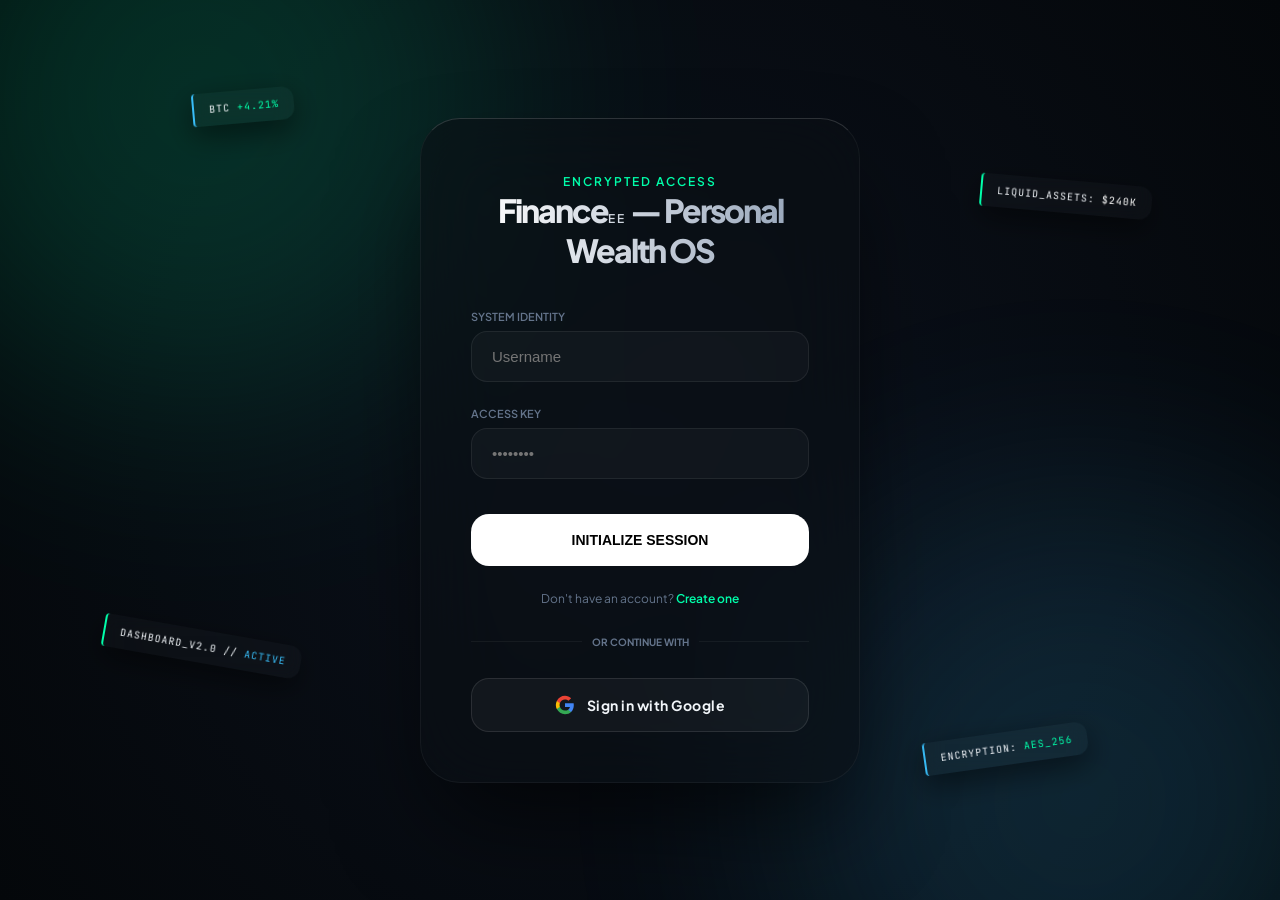
<file: inspect.html>
<!DOCTYPE html>
<html lang="en">

<head>
    <meta charset="UTF-8" />
    <meta name="viewport" content="width=device-width,initial-scale=1" />
    <title>Financeee — Elite Wealth OS</title>
    <link
        href="https://fonts.googleapis.com/css2?family=Plus+Jakarta+Sans:wght@400;600;800&family=JetBrains+Mono:wght@500&display=swap"
        rel="stylesheet" />
    <style>
        :root {
            --primary: #00ffaa;
            --primary-dim: rgba(0, 255, 170, 0.15);
            --bg: #04070a;
            --card-bg: rgba(10, 15, 20, 0.6);
            --text-main: #f1f5f9;
            --text-dim: #64748b;
            --accent: #38bdf8;
        }

        * {
            margin: 0;
            padding: 0;
            box-sizing: border-box;
            outline: none;
        }

        body {
            min-height: 100vh;
            background-color: var(--bg);
            display: flex;
            align-items: center;
            justify-content: center;
            font-family: 'Plus Jakarta Sans', sans-serif;
            color: var(--text-main);
            overflow: hidden;
            position: relative;
        }

        .mesh-container {
            position: fixed;
            inset: 0;
            z-index: -2;
            background: radial-gradient(circle at 50% 50%, #0c121d 0%, #04070a 100%);
        }

        .glow-orb {
            position: absolute;
            width: 600px;
            height: 600px;
            border-radius: 50%;
            filter: blur(120px);
            opacity: 0.15;
            z-index: -1;
            animation: move 25s infinite alternate;
        }

        .orb-1 {
            background: var(--primary);
            top: -200px;
            left: -100px;
        }

        .orb-2 {
            background: var(--accent);
            bottom: -200px;
            right: -100px;
            animation-delay: -5s;
        }

        @keyframes move {
            from {
                transform: translate(0, 0) scale(1);
            }

            to {
                transform: translate(100px, 150px) scale(1.2);
            }
        }

        .shards {
            position: fixed;
            inset: 0;
            z-index: -1;
            pointer-events: none;
        }

        .shard {
            position: absolute;
            background: rgba(255, 255, 255, 0.02);
            border-left: 2px solid var(--primary);
            padding: 10px 15px;
            backdrop-filter: blur(10px);
            border-radius: 4px 12px 12px 4px;
            font-family: 'JetBrains Mono', monospace;
            font-size: 10px;
            letter-spacing: 1px;
            box-shadow: 0 10px 30px rgba(0, 0, 0, 0.5);
        }

        .s1 {
            top: 10%;
            left: 15%;
            transform: rotate(-5deg);
            border-left-color: var(--accent);
        }

        .s2 {
            top: 70%;
            left: 8%;
            transform: rotate(10deg);
        }

        .s3 {
            top: 20%;
            right: 10%;
            transform: rotate(5deg);
        }

        .s4 {
            bottom: 15%;
            right: 15%;
            transform: rotate(-8deg);
            border-left-color: var(--accent);
        }

        .card {
            width: 100%;
            max-width: 440px;
            background: var(--card-bg);
            backdrop-filter: blur(40px);
            border: 1px solid rgba(255, 255, 255, 0.05);
            border-top: 1px solid rgba(255, 255, 255, 0.15);
            border-radius: 40px;
            padding: 50px;
            box-shadow: 0 50px 100px -20px rgba(0, 0, 0, 0.7);
            position: relative;
        }

        .logo-area {
            text-align: center;
            margin-bottom: 40px;
        }

        .logo-area h1 {
            font-size: 32px;
            font-weight: 800;
            letter-spacing: -2px;
            background: linear-gradient(to right, #fff, #94a3b8);
            -webkit-background-clip: text;
            background-clip: text;
            -webkit-text-fill-color: transparent;
        }

        .logo-area span {
            font-size: 12px;
            color: var(--primary);
            font-weight: 600;
            letter-spacing: 2px;
            text-transform: uppercase;
        }

        .input-box {
            margin-bottom: 25px;
            position: relative;
        }

        .input-box label {
            display: block;
            font-size: 11px;
            color: var(--text-dim);
            margin-bottom: 8px;
            font-weight: 600;
            text-transform: uppercase;
        }

        .input-box input {
            width: 100%;
            background: rgba(255, 255, 255, 0.03);
            border: 1px solid rgba(255, 255, 255, 0.07);
            padding: 16px 20px;
            border-radius: 16px;
            color: #fff;
            font-size: 15px;
            transition: all 0.3s;
        }

        .input-box input:focus {
            border-color: var(--primary);
            background: rgba(0, 255, 170, 0.03);
            box-shadow: 0 0 20px rgba(0, 255, 170, 0.1);
        }

        .btn-glow {
            width: 100%;
            padding: 18px;
            background: #fff;
            color: #000;
            border: none;
            border-radius: 18px;
            font-weight: 800;
            font-size: 14px;
            cursor: pointer;
            transition: 0.4s;
            margin-top: 10px;
        }

        .btn-glow:hover {
            background: var(--primary);
            box-shadow: 0 0 30px var(--primary-dim);
            transform: scale(1.02);
        }

        .btn-glow:disabled {
            opacity: 0.5;
            cursor: not-allowed;
            transform: none;
        }

        .divider {
            display: flex;
            align-items: center;
            gap: 10px;
            margin: 30px 0;
            color: var(--text-dim);
            font-size: 10px;
            font-weight: bold;
        }

        .divider::before,
        .divider::after {
            content: "";
            flex: 1;
            height: 1px;
            background: rgba(255, 255, 255, 0.05);
        }

        .toggle-mode {
            text-align: center;
            margin-top: 25px;
            font-size: 12px;
            color: var(--text-dim);
        }

        .toggle-mode a {
            color: var(--primary);
            cursor: pointer;
            text-decoration: none;
            font-weight: 600;
        }

        .toggle-mode a:hover {
            text-decoration: underline;
        }

        .error-msg {
            background: rgba(248, 113, 113, 0.1);
            border: 1px solid rgba(248, 113, 113, 0.3);
            color: #f87171;
            padding: 12px 16px;
            border-radius: 12px;
            font-size: 12px;
            margin-bottom: 20px;
            display: none;
        }

        .error-msg.show {
            display: block;
        }

        .success-msg {
            background: rgba(0, 255, 170, 0.08);
            border: 1px solid rgba(0, 255, 170, 0.2);
            color: var(--primary);
            padding: 12px 16px;
            border-radius: 12px;
            font-size: 12px;
            margin-bottom: 20px;
            display: none;
        }

        .success-msg.show {
            display: block;
        }

        /* Register-only field (hidden by default) */
        .register-field {
            display: none;
        }

        .register-field.show {
            display: block;
        }

        /* Google Button */
        .btn-google {
            width: 100%;
            padding: 16px;
            background: rgba(255, 255, 255, 0.04);
            color: var(--text-main);
            border: 1px solid rgba(255, 255, 255, 0.10);
            border-radius: 18px;
            font-weight: 700;
            font-size: 14px;
            cursor: pointer;
            transition: all 0.3s;
            display: flex;
            align-items: center;
            justify-content: center;
            gap: 12px;
            text-decoration: none;
            letter-spacing: 0.5px;
        }

        .btn-google:hover {
            background: rgba(255, 255, 255, 0.08);
            border-color: rgba(255, 255, 255, 0.2);
            transform: scale(1.02);
            box-shadow: 0 0 20px rgba(255, 255, 255, 0.05);
        }

        .btn-google svg {
            width: 20px;
            height: 20px;
            flex-shrink: 0;
        }
    </style>
</head>

<body>

    <div class="mesh-container">
        <div class="glow-orb orb-1"></div>
        <div class="glow-orb orb-2"></div>
    </div>

    <div class="shards">
        <div class="shard s1">BTC <span style="color:var(--primary)">+4.21%</span></div>
        <div class="shard s2">DASHBOARD_V2.0 // <span style="color:var(--accent)">ACTIVE</span></div>
        <div class="shard s3">LIQUID_ASSETS: <span style="color:#fff">$240K</span></div>
        <div class="shard s4">ENCRYPTION: <span style="color:var(--primary)">AES_256</span></div>
    </div>

    <div class="card">
        <div class="logo-area">
            <span id="mode-label">Encrypted Access</span>
            <h1>Finance<span>ee</span> — Personal Wealth OS</h1>
        </div>

        <div class="error-msg" id="error-msg"></div>
        <div class="success-msg" id="success-msg"></div>

        <form id="auth-form" onsubmit="handleAuth(event)">
            <div class="input-box register-field" id="display-name-box">
                <label>Display Name</label>
                <input type="text" id="display-name" placeholder="Your Name" />
            </div>

            <div class="input-box">
                <label>System Identity</label>
                <input type="text" id="username" placeholder="Username" required />
            </div>

            <div class="input-box">
                <label>Access Key</label>
                <input type="password" id="password" placeholder="••••••••" required />
            </div>

            <button type="submit" class="btn-glow" id="submit-btn">INITIALIZE SESSION</button>
        </form>

        <div class="toggle-mode" id="toggle-mode">
            Don't have an account? <a onclick="toggleMode()">Create one</a>
        </div>

        <div class="divider">OR CONTINUE WITH</div>

        <a href="/api/auth/google" class="btn-google" id="btn-google">
            <svg viewBox="0 0 24 24" xmlns="http://www.w3.org/2000/svg">
                <path
                    d="M22.56 12.25c0-.78-.07-1.53-.2-2.25H12v4.26h5.92c-.26 1.37-1.04 2.53-2.21 3.31v2.77h3.57c2.08-1.92 3.28-4.74 3.28-8.09z"
                    fill="#4285F4" />
                <path
                    d="M12 23c2.97 0 5.46-.98 7.28-2.66l-3.57-2.77c-.98.66-2.23 1.06-3.71 1.06-2.86 0-5.29-1.93-6.16-4.53H2.18v2.84C3.99 20.53 7.7 23 12 23z"
                    fill="#34A853" />
                <path
                    d="M5.84 14.09c-.22-.66-.35-1.36-.35-2.09s.13-1.43.35-2.09V7.07H2.18C1.43 8.55 1 10.22 1 12s.43 3.45 1.18 4.93l3.66-2.84z"
                    fill="#FBBC05" />
                <path
                    d="M12 5.38c1.62 0 3.06.56 4.21 1.64l3.15-3.15C17.45 2.09 14.97 1 12 1 7.7 1 3.99 3.47 2.18 7.07l3.66 2.84c.87-2.6 3.3-4.53 6.16-4.53z"
                    fill="#EA4335" />
            </svg>
            Sign in with Google
        </a>
    </div>

    <script>
        // Show Google OAuth error if redirected back with error param
        const urlParams = new URLSearchParams(window.location.search);
        if (urlParams.get('error') === 'google_failed') {
            document.getElementById('error-msg').textContent = 'Google sign-in failed. Please try again.';
            document.getElementById('error-msg').classList.add('show');
        }

        let isRegister = false;

        function toggleMode() {
            isRegister = !isRegister;
            const dnBox = document.getElementById('display-name-box');
            const modeLabel = document.getElementById('mode-label');
            const submitBtn = document.getElementById('submit-btn');
            const toggleText = document.getElementById('toggle-mode');

            if (isRegister) {
                dnBox.classList.add('show');
                modeLabel.textContent = 'Create Account';
                submitBtn.textContent = 'REGISTER';
                toggleText.innerHTML = 'Already have an account? <a onclick="toggleMode()">Sign in</a>';
            } else {
                dnBox.classList.remove('show');
                modeLabel.textContent = 'Encrypted Access';
                submitBtn.textContent = 'INITIALIZE SESSION';
                toggleText.innerHTML = 'Don\'t have an account? <a onclick="toggleMode()">Create one</a>';
            }
            clearMessages();
        }

        function clearMessages() {
            document.getElementById('error-msg').classList.remove('show');
            document.getElementById('success-msg').classList.remove('show');
        }

        function showError(msg) {
            const el = document.getElementById('error-msg');
            el.textContent = msg;
            el.classList.add('show');
            document.getElementById('success-msg').classList.remove('show');
        }

        function showSuccess(msg) {
            const el = document.getElementById('success-msg');
            el.textContent = msg;
            el.classList.add('show');
            document.getElementById('error-msg').classList.remove('show');
        }

        async function handleAuth(e) {
            e.preventDefault();
            clearMessages();

            const username = document.getElementById('username').value.trim();
            const password = document.getElementById('password').value;
            const btn = document.getElementById('submit-btn');

            if (!username || !password) {
                showError('Username and password are required.');
                return;
            }

            btn.disabled = true;
            btn.textContent = 'AUTHENTICATING...';

            try {
                if (isRegister) {
                    const displayName = document.getElementById('display-name').value.trim() || username;
                    const res = await fetch('/api/auth/register', {
                        method: 'POST',
                        headers: { 'Content-Type': 'application/json' },
                        body: JSON.stringify({ username, password, displayName }),
                        credentials: 'include'
                    });
                    const data = await res.json();
                    if (data.status === 'success') {
                        showSuccess('Account created! Redirecting...');
                        setTimeout(() => { window.location.href = '/'; }, 800);
                    } else {
                        showError(data.message || 'Registration failed.');
                        btn.disabled = false;
                        btn.textContent = 'REGISTER';
                    }
                } else {
                    const res = await fetch('/api/auth/login', {
                        method: 'POST',
                        headers: { 'Content-Type': 'application/json' },
                        body: JSON.stringify({ username, password }),
                        credentials: 'include'
                    });
                    const data = await res.json();
                    if (data.status === 'success') {
                        showSuccess('Access granted. Redirecting...');
                        setTimeout(() => { window.location.href = '/'; }, 600);
                    } else {
                        showError(data.message || 'Invalid credentials.');
                        btn.disabled = false;
                        btn.textContent = 'INITIALIZE SESSION';
                    }
                }
            } catch (err) {
                showError('Network error. Please try again.');
                btn.disabled = false;
                btn.textContent = isRegister ? 'REGISTER' : 'INITIALIZE SESSION';
            }
        }
    </script>

</body>

</html>
</file>
